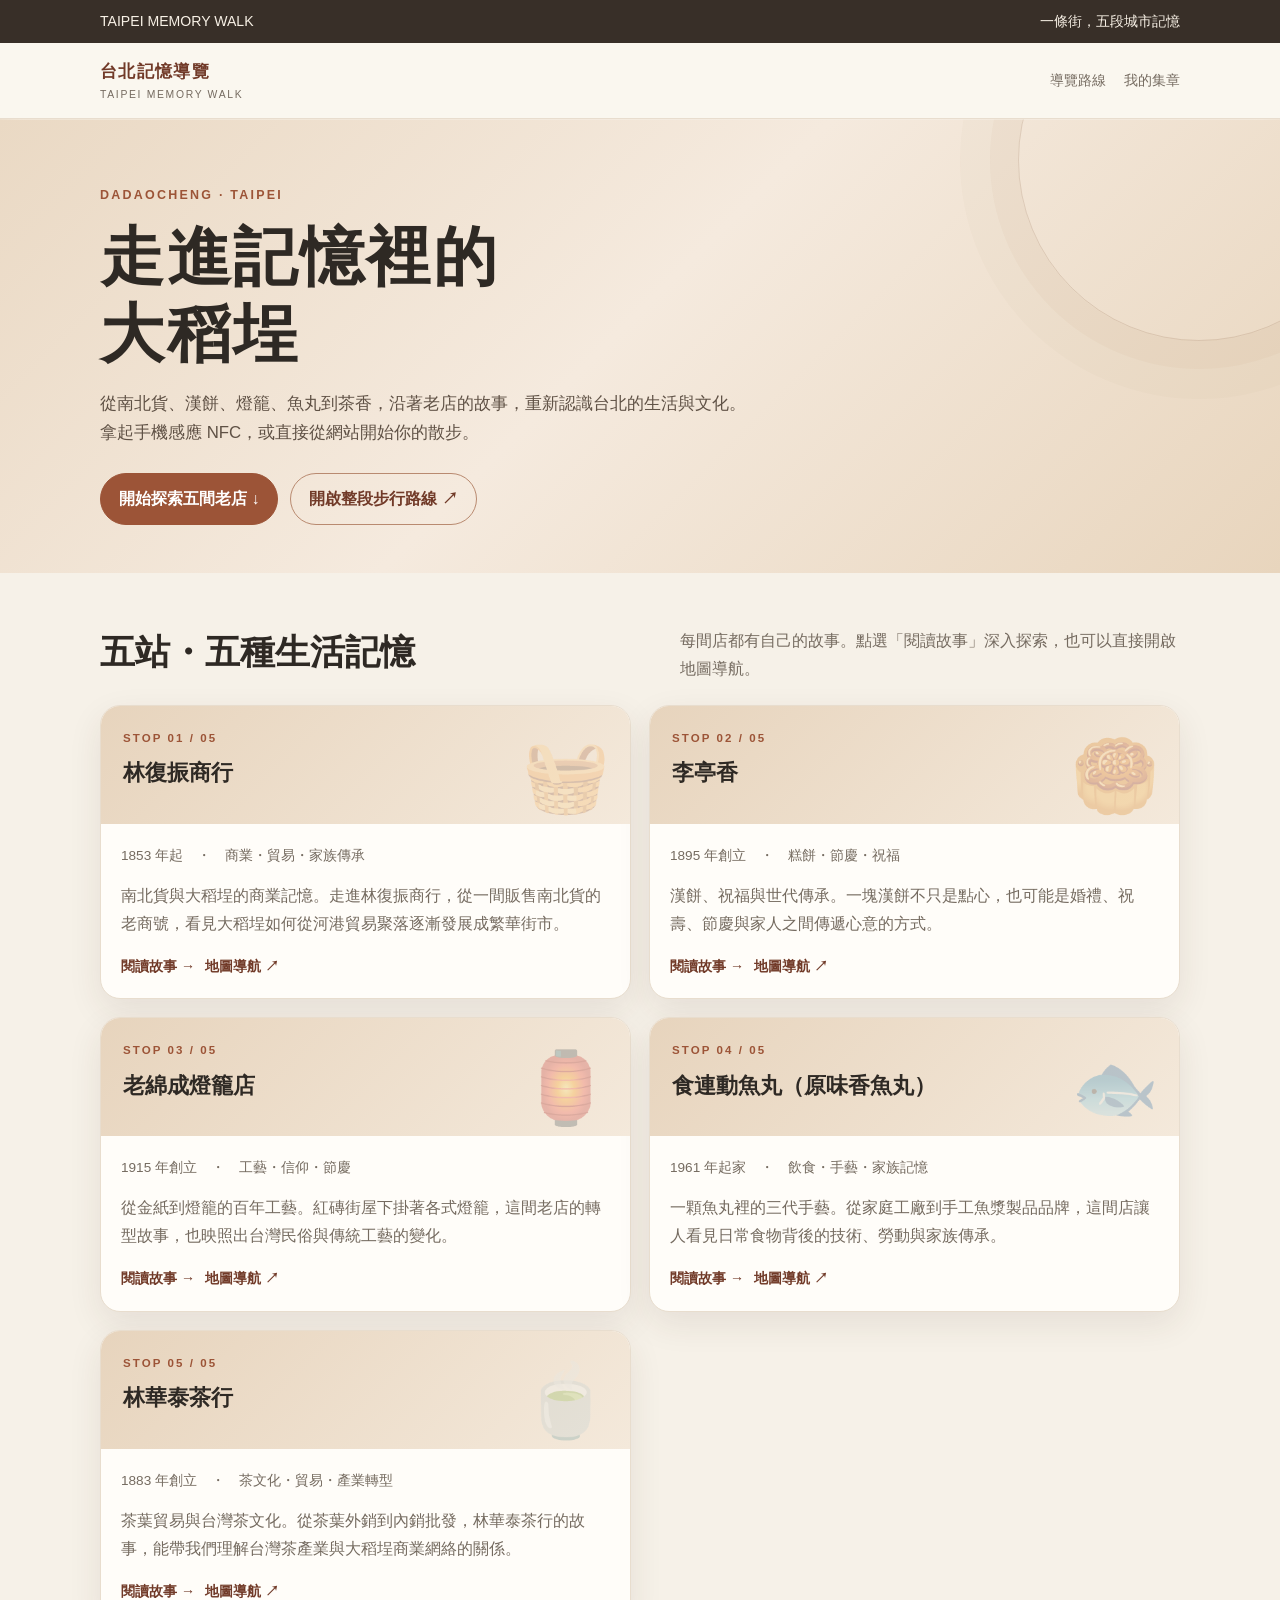
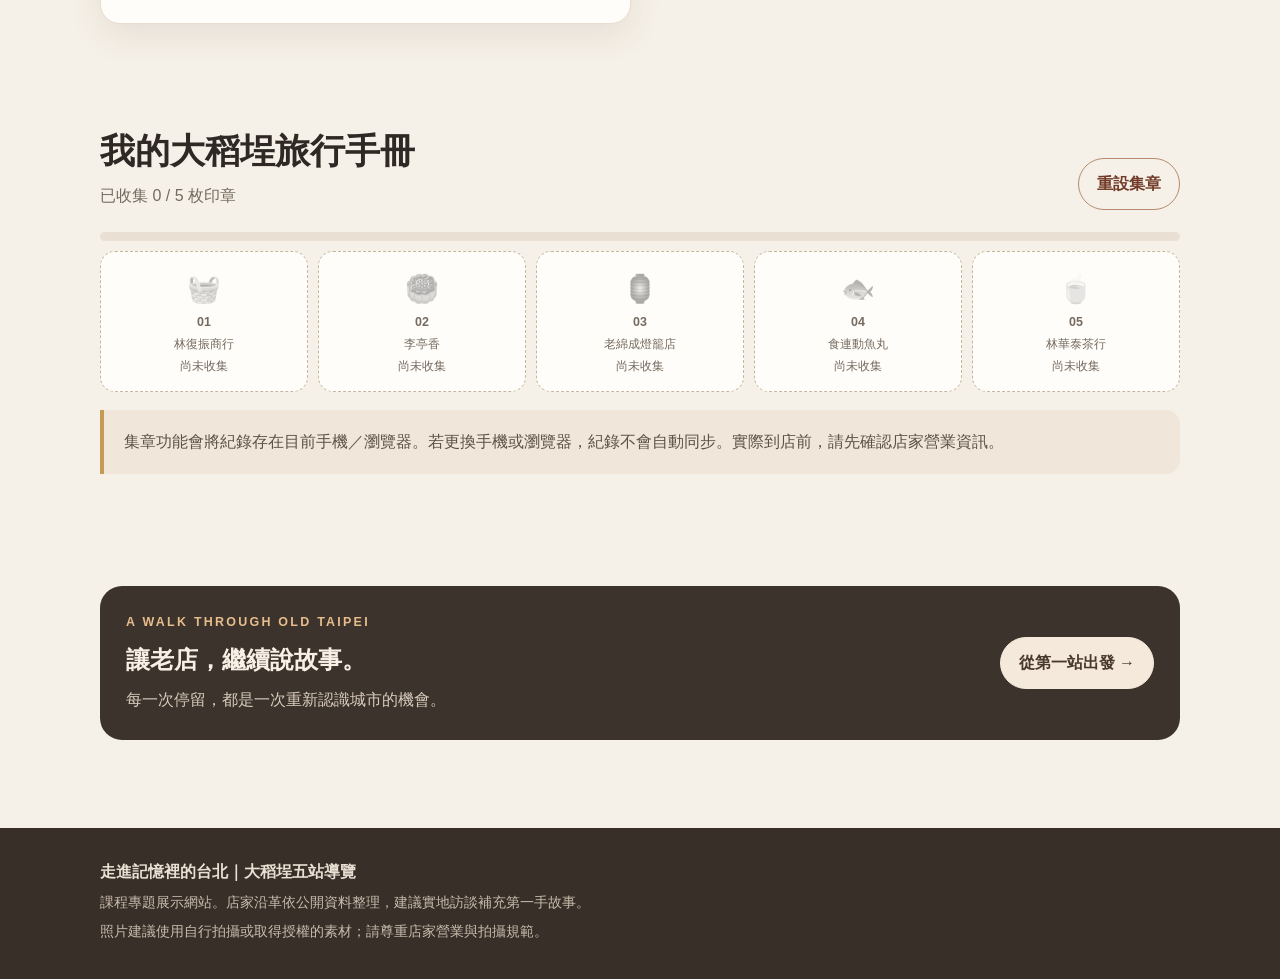
<file: index.html>
<!DOCTYPE html>
<html lang="zh-Hant">
<head>
<meta charset="UTF-8">
<meta name="viewport" content="width=device-width, initial-scale=1.0">
<meta name="description" content="用手機走讀大稻埕五間老店，聽見台北的商業、飲食、工藝與茶文化記憶。">
<title>走進記憶裡的台北｜大稻埕 NFC 智慧導覽</title>
<link rel="stylesheet" href="assets/css/style.css">
</head>
<body data-page="home">
<div class="topbar"><div class="container topbar-inner"><span>TAIPEI MEMORY WALK</span><span>一條街，五段城市記憶</span></div></div>
<header><nav class="container nav"><a class="brand" href="index.html">台北記憶導覽<small>TAIPEI MEMORY WALK</small></a><div class="navlinks"><a href="#route">導覽路線</a><a href="#stamps">我的集章</a></div></nav></header>
<main>
<section class="hero"><div class="container">
<div class="eyebrow">DADAOCHENG · TAIPEI</div>
<h1>走進記憶裡的<br>大稻埕</h1>
<p>從南北貨、漢餅、燈籠、魚丸到茶香，沿著老店的故事，重新認識台北的生活與文化。拿起手機感應 NFC，或直接從網站開始你的散步。</p>
<div class="hero-actions"><a class="btn" href="#route">開始探索五間老店 ↓</a><a class="btn secondary" id="routeLink" href="#" target="_blank" rel="noopener">開啟整段步行路線 ↗</a></div>
</div></section>
<section class="section" id="route"><div class="container">
<div class="section-head"><h2>五站・五種生活記憶</h2><p>每間店都有自己的故事。點選「閱讀故事」深入探索，也可以直接開啟地圖導航。</p></div>
<div class="grid" id="shopGrid"></div>
</div></section>
<section class="section" id="stamps"><div class="container">
<div class="section-head"><div><h2>我的大稻埕旅行手冊</h2><p id="stampCount">已收集 0 / 5 枚印章</p></div><button class="btn secondary" id="resetStamps" type="button">重設集章</button></div>
<div class="progress-wrap"><div class="progress-bar" id="progressBar"></div></div>
<div class="stamps" id="stampGrid"></div>
<p class="note" style="margin-top:18px">集章功能會將紀錄存在目前手機／瀏覽器。若更換手機或瀏覽器，紀錄不會自動同步。實際到店前，請先確認店家營業資訊。</p>
</div></section>
<section class="section"><div class="container"><div class="route-box"><div><div class="eyebrow" style="color:#e8bd8c">A WALK THROUGH OLD TAIPEI</div><h2 style="margin:5px 0">讓老店，繼續說故事。</h2><p>每一次停留，都是一次重新認識城市的機會。</p></div><a class="btn" href="spot1.html">從第一站出發 →</a></div></div></section>
</main>
<footer><div class="container"><strong>走進記憶裡的台北｜大稻埕五站導覽</strong><p>課程專題展示網站。店家沿革依公開資料整理，建議實地訪談補充第一手故事。</p><p>照片建議使用自行拍攝或取得授權的素材；請尊重店家營業與拍攝規範。</p></div></footer>
<script src="assets/js/app.js"></script>
</body></html>
</file>
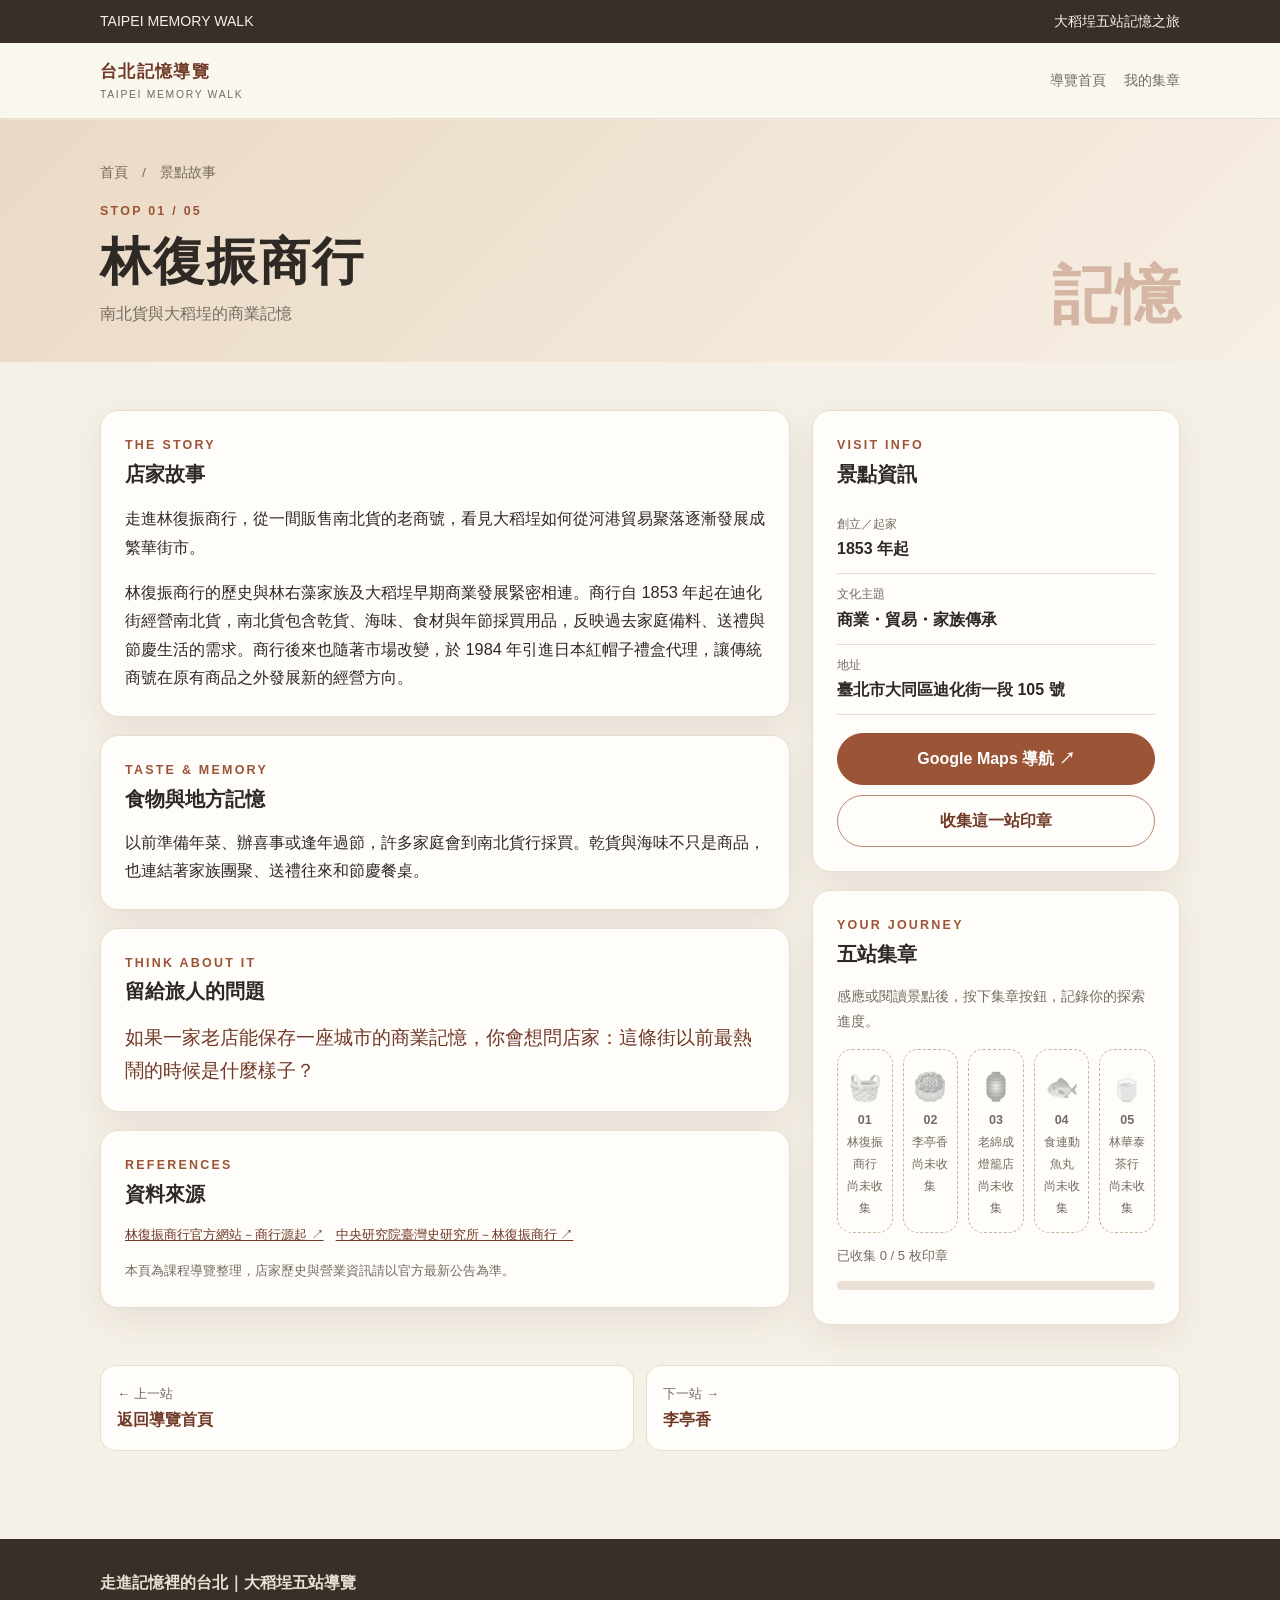
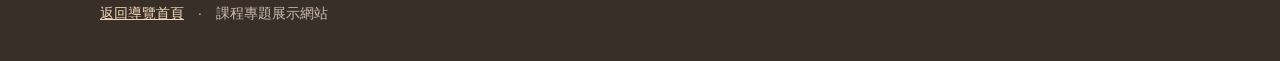
<file: spot1.html>
<!DOCTYPE html>
<html lang="zh-Hant">
<head>
<meta charset="UTF-8">
<meta name="viewport" content="width=device-width, initial-scale=1.0">
<meta name="description" content="大稻埕老店故事與台北記憶 NFC 智慧導覽。">
<title>景點故事｜台北記憶導覽</title>
<link rel="stylesheet" href="assets/css/style.css">
</head>
<body data-page="spot" data-spot="1">
<div class="topbar"><div class="container topbar-inner"><span>TAIPEI MEMORY WALK</span><span>大稻埕五站記憶之旅</span></div></div>
<header><nav class="container nav"><a class="brand" href="index.html">台北記憶導覽<small>TAIPEI MEMORY WALK</small></a><div class="navlinks"><a href="index.html">導覽首頁</a><a href="index.html#stamps">我的集章</a></div></nav></header>
<main>
<section class="page-hero"><div class="container">
<div class="breadcrumb"><a href="index.html">首頁</a>　/　景點故事</div>
<div class="page-title-row"><div><div class="eyebrow" id="spotNumber">STOP 01 / 05</div><h1 id="spotName">景點名稱</h1><p id="spotShort" style="color:var(--muted);margin:0"></p></div><div class="page-number">記憶</div></div>
</div></section>
<section class="section"><div class="container detail-layout">
<div>
<article class="panel"><div class="eyebrow">THE STORY</div><h2>店家故事</h2><p class="story" id="spotIntro"></p><p class="story" id="spotStory"></p></article>
<article class="panel"><div class="eyebrow">TASTE & MEMORY</div><h2>食物與地方記憶</h2><p id="spotMemory"></p></article>
<article class="panel"><div class="eyebrow">THINK ABOUT IT</div><h2>留給旅人的問題</h2><p class="question" id="spotQuestion"></p></article>
<article class="panel"><div class="eyebrow">REFERENCES</div><h2>資料來源</h2><p class="sources" id="sourceLinks"></p><p class="sources">本頁為課程導覽整理，店家歷史與營業資訊請以官方最新公告為準。</p></article>
</div>
<aside class="sidebar">
<div class="panel">
<div class="eyebrow">VISIT INFO</div><h2>景點資訊</h2>
<div class="info-row"><span class="info-label">創立／起家</span><span class="info-value" id="spotYear"></span></div>
<div class="info-row"><span class="info-label">文化主題</span><span class="info-value" id="spotTheme"></span></div>
<div class="info-row"><span class="info-label">地址</span><span class="info-value" id="spotAddress"></span></div>
<a class="btn" id="mapLink" href="#" target="_blank" rel="noopener" style="width:100%;margin-top:18px">Google Maps 導航 ↗</a>
<button class="btn secondary" id="collectButton" type="button" style="width:100%;margin-top:10px">收集這一站印章</button>
</div>
<div class="panel"><div class="eyebrow">YOUR JOURNEY</div><h2>五站集章</h2><p style="color:var(--muted);font-size:.9rem">感應或閱讀景點後，按下集章按鈕，記錄你的探索進度。</p><div class="stamps" id="stampGrid"></div><p id="stampCount" class="sources" style="margin-top:12px"></p><div class="progress-wrap"><div class="progress-bar" id="progressBar"></div></div></div>
</aside>
</div>
<div class="container"><div class="page-nav" id="pageNav"></div></div>
</section>
</main>
<footer><div class="container"><strong>走進記憶裡的台北｜大稻埕五站導覽</strong><p><a href="index.html">返回導覽首頁</a>　·　課程專題展示網站</p></div></footer>
<script src="assets/js/app.js"></script>
</body></html>
</file>
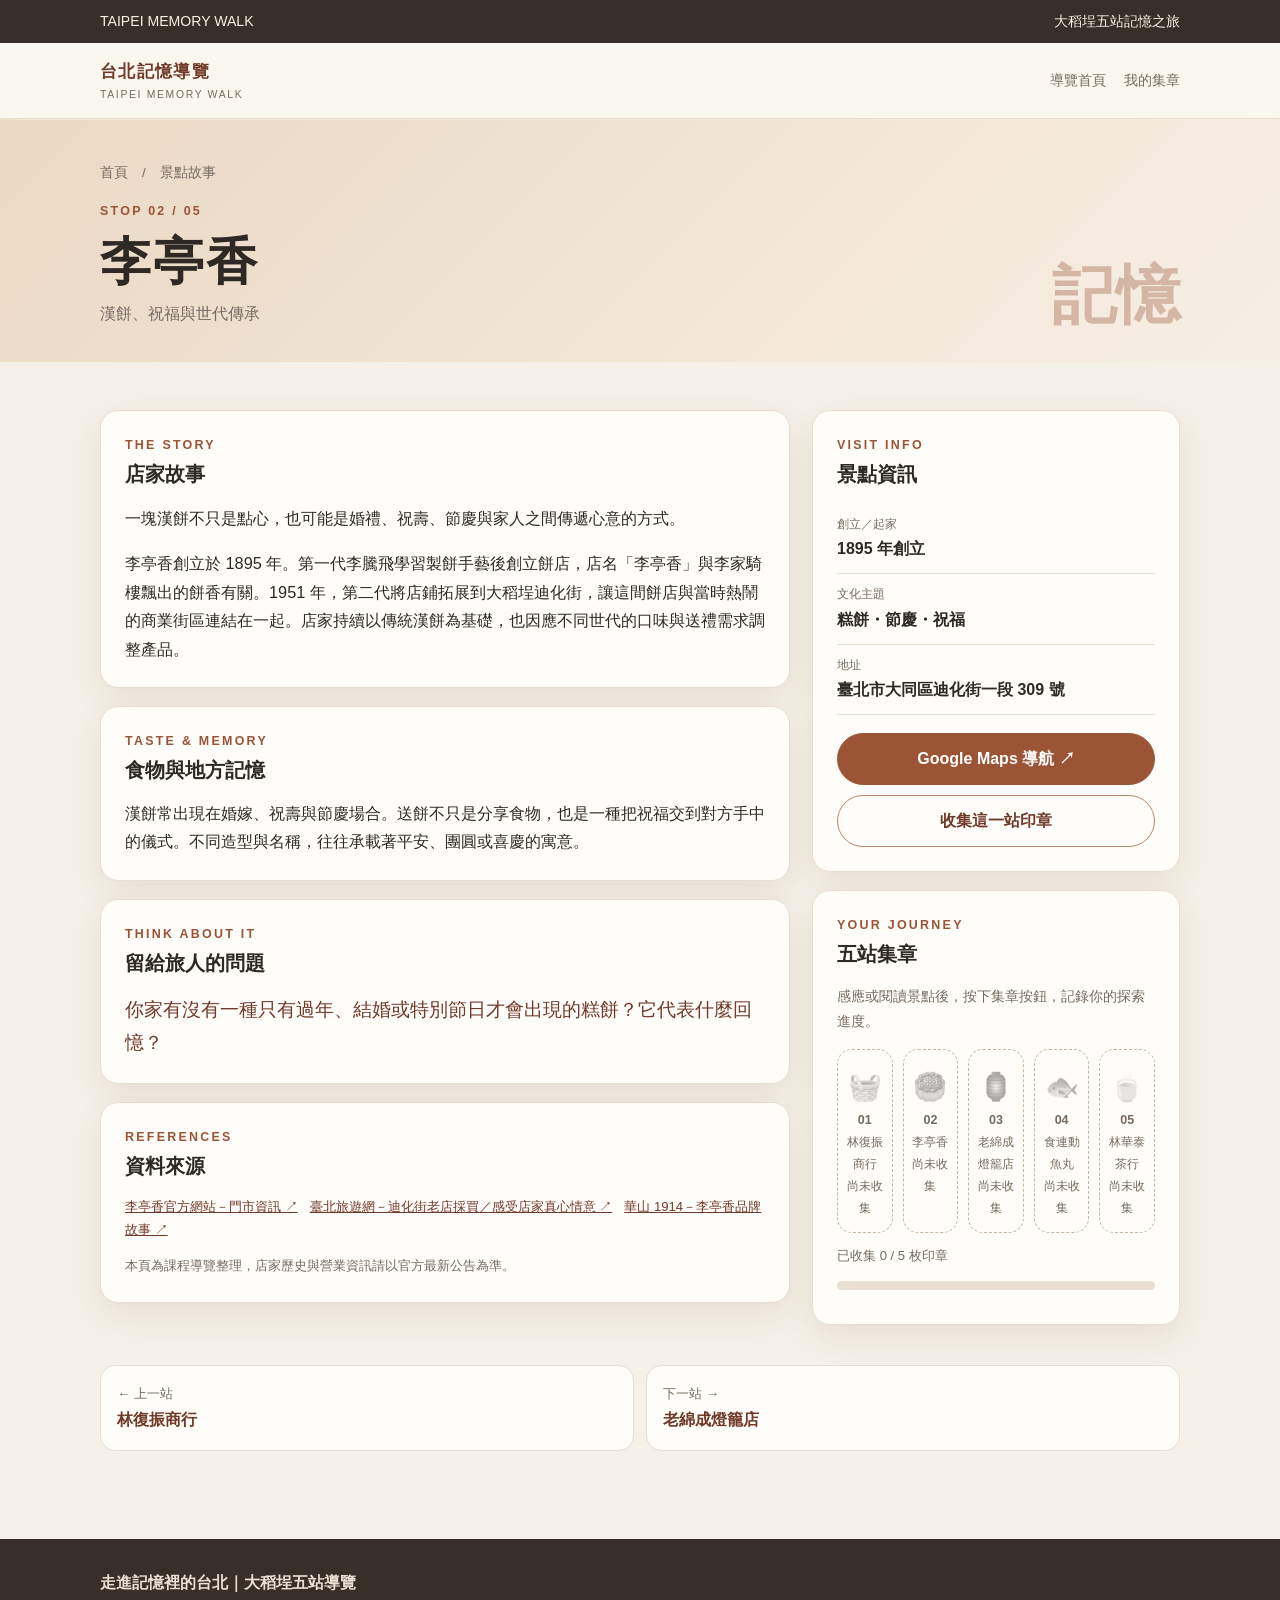
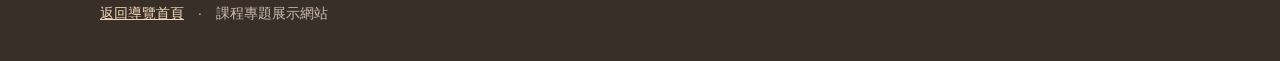
<file: spot2.html>
<!DOCTYPE html>
<html lang="zh-Hant">
<head>
<meta charset="UTF-8">
<meta name="viewport" content="width=device-width, initial-scale=1.0">
<meta name="description" content="大稻埕老店故事與台北記憶 NFC 智慧導覽。">
<title>景點故事｜台北記憶導覽</title>
<link rel="stylesheet" href="assets/css/style.css">
</head>
<body data-page="spot" data-spot="2">
<div class="topbar"><div class="container topbar-inner"><span>TAIPEI MEMORY WALK</span><span>大稻埕五站記憶之旅</span></div></div>
<header><nav class="container nav"><a class="brand" href="index.html">台北記憶導覽<small>TAIPEI MEMORY WALK</small></a><div class="navlinks"><a href="index.html">導覽首頁</a><a href="index.html#stamps">我的集章</a></div></nav></header>
<main>
<section class="page-hero"><div class="container">
<div class="breadcrumb"><a href="index.html">首頁</a>　/　景點故事</div>
<div class="page-title-row"><div><div class="eyebrow" id="spotNumber">STOP 01 / 05</div><h1 id="spotName">景點名稱</h1><p id="spotShort" style="color:var(--muted);margin:0"></p></div><div class="page-number">記憶</div></div>
</div></section>
<section class="section"><div class="container detail-layout">
<div>
<article class="panel"><div class="eyebrow">THE STORY</div><h2>店家故事</h2><p class="story" id="spotIntro"></p><p class="story" id="spotStory"></p></article>
<article class="panel"><div class="eyebrow">TASTE & MEMORY</div><h2>食物與地方記憶</h2><p id="spotMemory"></p></article>
<article class="panel"><div class="eyebrow">THINK ABOUT IT</div><h2>留給旅人的問題</h2><p class="question" id="spotQuestion"></p></article>
<article class="panel"><div class="eyebrow">REFERENCES</div><h2>資料來源</h2><p class="sources" id="sourceLinks"></p><p class="sources">本頁為課程導覽整理，店家歷史與營業資訊請以官方最新公告為準。</p></article>
</div>
<aside class="sidebar">
<div class="panel">
<div class="eyebrow">VISIT INFO</div><h2>景點資訊</h2>
<div class="info-row"><span class="info-label">創立／起家</span><span class="info-value" id="spotYear"></span></div>
<div class="info-row"><span class="info-label">文化主題</span><span class="info-value" id="spotTheme"></span></div>
<div class="info-row"><span class="info-label">地址</span><span class="info-value" id="spotAddress"></span></div>
<a class="btn" id="mapLink" href="#" target="_blank" rel="noopener" style="width:100%;margin-top:18px">Google Maps 導航 ↗</a>
<button class="btn secondary" id="collectButton" type="button" style="width:100%;margin-top:10px">收集這一站印章</button>
</div>
<div class="panel"><div class="eyebrow">YOUR JOURNEY</div><h2>五站集章</h2><p style="color:var(--muted);font-size:.9rem">感應或閱讀景點後，按下集章按鈕，記錄你的探索進度。</p><div class="stamps" id="stampGrid"></div><p id="stampCount" class="sources" style="margin-top:12px"></p><div class="progress-wrap"><div class="progress-bar" id="progressBar"></div></div></div>
</aside>
</div>
<div class="container"><div class="page-nav" id="pageNav"></div></div>
</section>
</main>
<footer><div class="container"><strong>走進記憶裡的台北｜大稻埕五站導覽</strong><p><a href="index.html">返回導覽首頁</a>　·　課程專題展示網站</p></div></footer>
<script src="assets/js/app.js"></script>
</body></html>
</file>
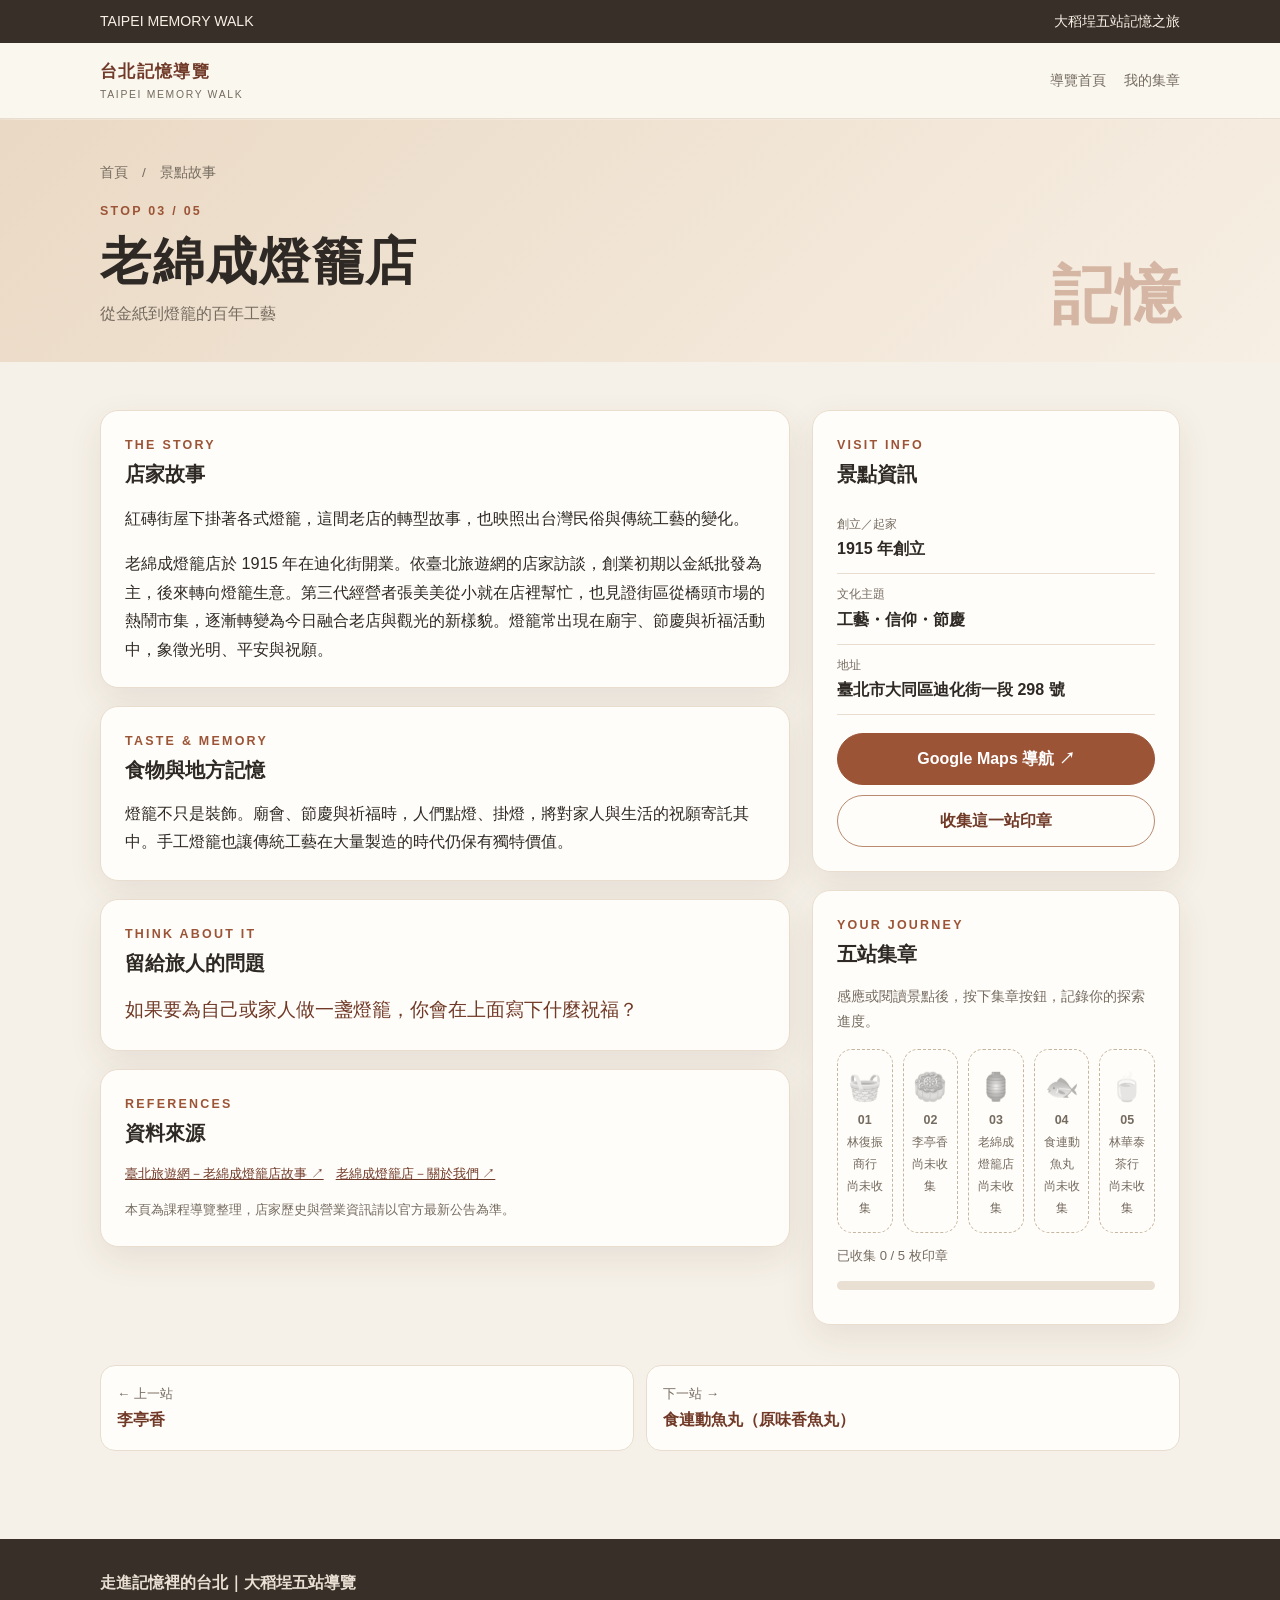
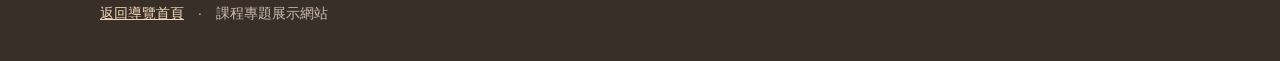
<file: spot3.html>
<!DOCTYPE html>
<html lang="zh-Hant">
<head>
<meta charset="UTF-8">
<meta name="viewport" content="width=device-width, initial-scale=1.0">
<meta name="description" content="大稻埕老店故事與台北記憶 NFC 智慧導覽。">
<title>景點故事｜台北記憶導覽</title>
<link rel="stylesheet" href="assets/css/style.css">
</head>
<body data-page="spot" data-spot="3">
<div class="topbar"><div class="container topbar-inner"><span>TAIPEI MEMORY WALK</span><span>大稻埕五站記憶之旅</span></div></div>
<header><nav class="container nav"><a class="brand" href="index.html">台北記憶導覽<small>TAIPEI MEMORY WALK</small></a><div class="navlinks"><a href="index.html">導覽首頁</a><a href="index.html#stamps">我的集章</a></div></nav></header>
<main>
<section class="page-hero"><div class="container">
<div class="breadcrumb"><a href="index.html">首頁</a>　/　景點故事</div>
<div class="page-title-row"><div><div class="eyebrow" id="spotNumber">STOP 01 / 05</div><h1 id="spotName">景點名稱</h1><p id="spotShort" style="color:var(--muted);margin:0"></p></div><div class="page-number">記憶</div></div>
</div></section>
<section class="section"><div class="container detail-layout">
<div>
<article class="panel"><div class="eyebrow">THE STORY</div><h2>店家故事</h2><p class="story" id="spotIntro"></p><p class="story" id="spotStory"></p></article>
<article class="panel"><div class="eyebrow">TASTE & MEMORY</div><h2>食物與地方記憶</h2><p id="spotMemory"></p></article>
<article class="panel"><div class="eyebrow">THINK ABOUT IT</div><h2>留給旅人的問題</h2><p class="question" id="spotQuestion"></p></article>
<article class="panel"><div class="eyebrow">REFERENCES</div><h2>資料來源</h2><p class="sources" id="sourceLinks"></p><p class="sources">本頁為課程導覽整理，店家歷史與營業資訊請以官方最新公告為準。</p></article>
</div>
<aside class="sidebar">
<div class="panel">
<div class="eyebrow">VISIT INFO</div><h2>景點資訊</h2>
<div class="info-row"><span class="info-label">創立／起家</span><span class="info-value" id="spotYear"></span></div>
<div class="info-row"><span class="info-label">文化主題</span><span class="info-value" id="spotTheme"></span></div>
<div class="info-row"><span class="info-label">地址</span><span class="info-value" id="spotAddress"></span></div>
<a class="btn" id="mapLink" href="#" target="_blank" rel="noopener" style="width:100%;margin-top:18px">Google Maps 導航 ↗</a>
<button class="btn secondary" id="collectButton" type="button" style="width:100%;margin-top:10px">收集這一站印章</button>
</div>
<div class="panel"><div class="eyebrow">YOUR JOURNEY</div><h2>五站集章</h2><p style="color:var(--muted);font-size:.9rem">感應或閱讀景點後，按下集章按鈕，記錄你的探索進度。</p><div class="stamps" id="stampGrid"></div><p id="stampCount" class="sources" style="margin-top:12px"></p><div class="progress-wrap"><div class="progress-bar" id="progressBar"></div></div></div>
</aside>
</div>
<div class="container"><div class="page-nav" id="pageNav"></div></div>
</section>
</main>
<footer><div class="container"><strong>走進記憶裡的台北｜大稻埕五站導覽</strong><p><a href="index.html">返回導覽首頁</a>　·　課程專題展示網站</p></div></footer>
<script src="assets/js/app.js"></script>
</body></html>
</file>
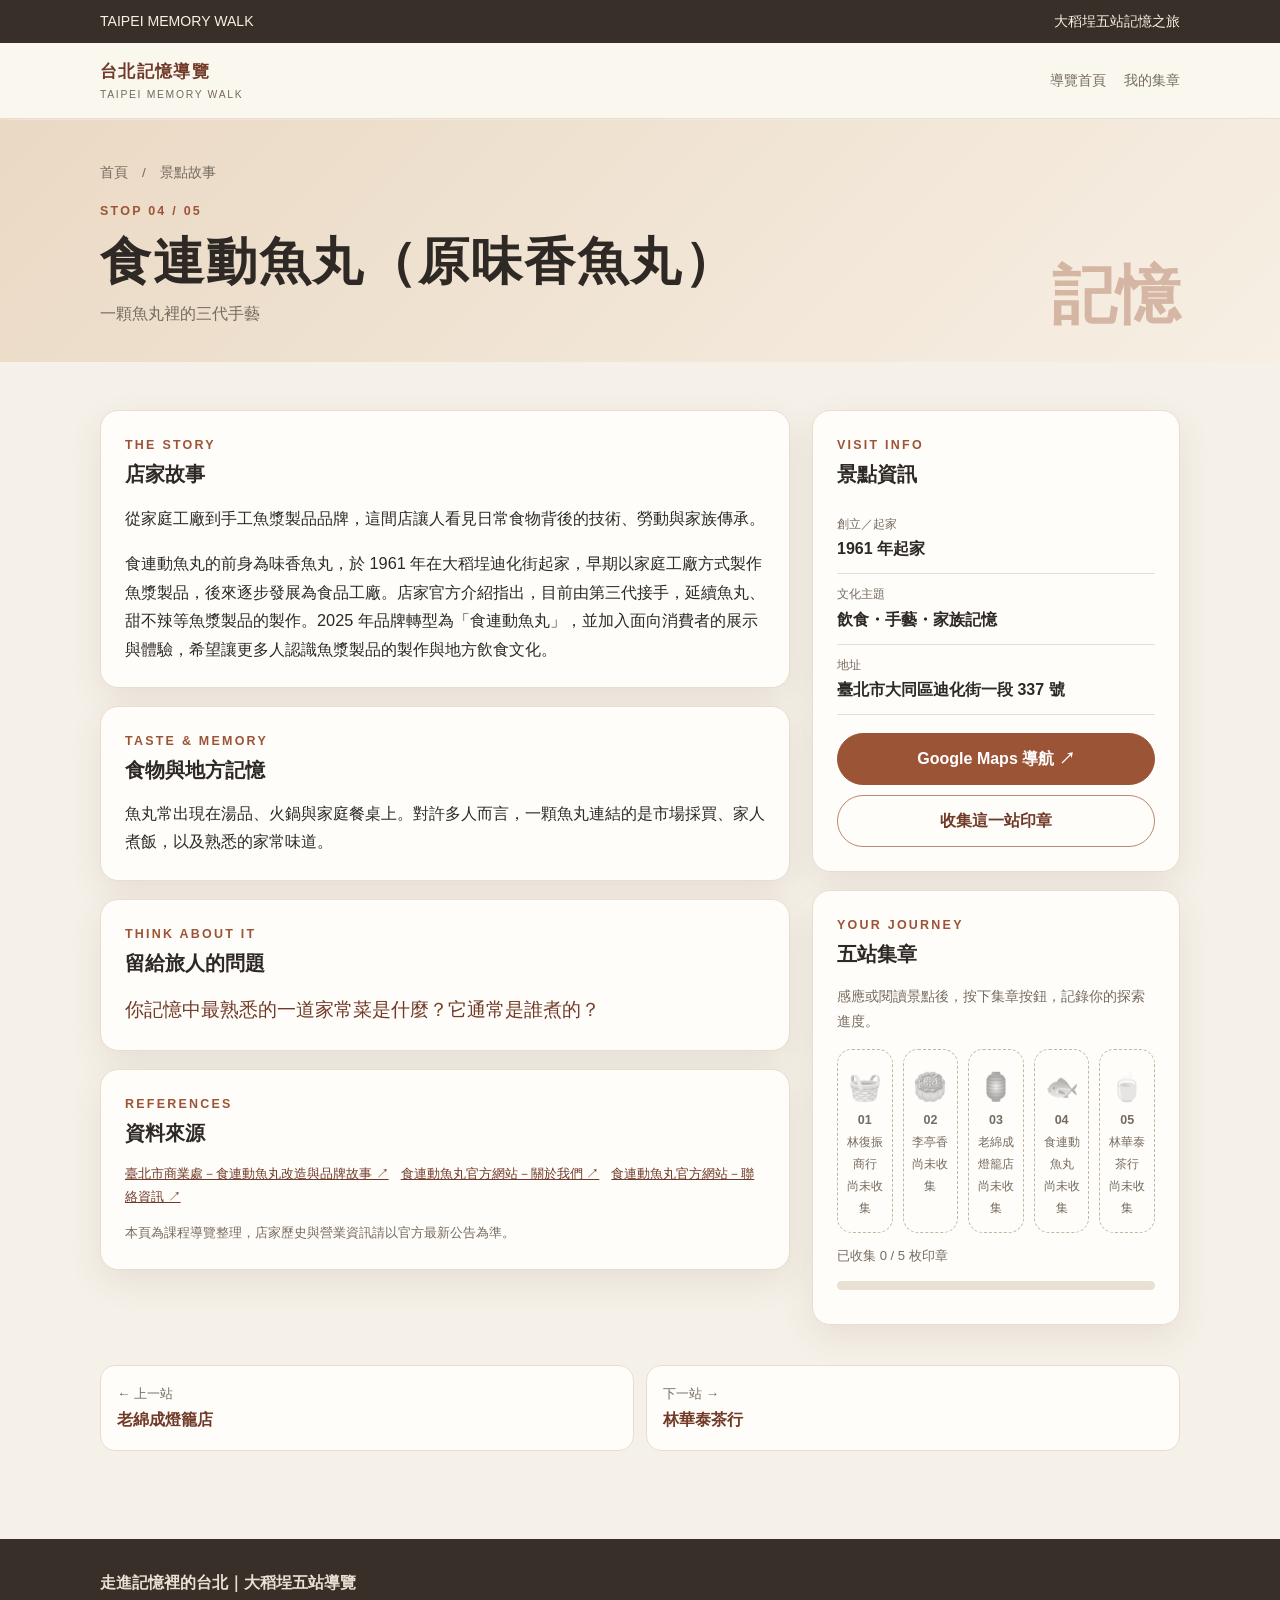
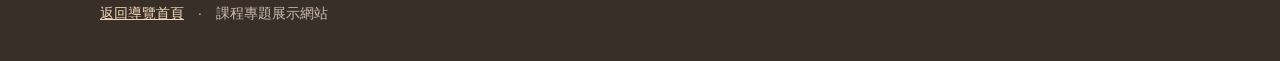
<file: spot4.html>
<!DOCTYPE html>
<html lang="zh-Hant">
<head>
<meta charset="UTF-8">
<meta name="viewport" content="width=device-width, initial-scale=1.0">
<meta name="description" content="大稻埕老店故事與台北記憶 NFC 智慧導覽。">
<title>景點故事｜台北記憶導覽</title>
<link rel="stylesheet" href="assets/css/style.css">
</head>
<body data-page="spot" data-spot="4">
<div class="topbar"><div class="container topbar-inner"><span>TAIPEI MEMORY WALK</span><span>大稻埕五站記憶之旅</span></div></div>
<header><nav class="container nav"><a class="brand" href="index.html">台北記憶導覽<small>TAIPEI MEMORY WALK</small></a><div class="navlinks"><a href="index.html">導覽首頁</a><a href="index.html#stamps">我的集章</a></div></nav></header>
<main>
<section class="page-hero"><div class="container">
<div class="breadcrumb"><a href="index.html">首頁</a>　/　景點故事</div>
<div class="page-title-row"><div><div class="eyebrow" id="spotNumber">STOP 01 / 05</div><h1 id="spotName">景點名稱</h1><p id="spotShort" style="color:var(--muted);margin:0"></p></div><div class="page-number">記憶</div></div>
</div></section>
<section class="section"><div class="container detail-layout">
<div>
<article class="panel"><div class="eyebrow">THE STORY</div><h2>店家故事</h2><p class="story" id="spotIntro"></p><p class="story" id="spotStory"></p></article>
<article class="panel"><div class="eyebrow">TASTE & MEMORY</div><h2>食物與地方記憶</h2><p id="spotMemory"></p></article>
<article class="panel"><div class="eyebrow">THINK ABOUT IT</div><h2>留給旅人的問題</h2><p class="question" id="spotQuestion"></p></article>
<article class="panel"><div class="eyebrow">REFERENCES</div><h2>資料來源</h2><p class="sources" id="sourceLinks"></p><p class="sources">本頁為課程導覽整理，店家歷史與營業資訊請以官方最新公告為準。</p></article>
</div>
<aside class="sidebar">
<div class="panel">
<div class="eyebrow">VISIT INFO</div><h2>景點資訊</h2>
<div class="info-row"><span class="info-label">創立／起家</span><span class="info-value" id="spotYear"></span></div>
<div class="info-row"><span class="info-label">文化主題</span><span class="info-value" id="spotTheme"></span></div>
<div class="info-row"><span class="info-label">地址</span><span class="info-value" id="spotAddress"></span></div>
<a class="btn" id="mapLink" href="#" target="_blank" rel="noopener" style="width:100%;margin-top:18px">Google Maps 導航 ↗</a>
<button class="btn secondary" id="collectButton" type="button" style="width:100%;margin-top:10px">收集這一站印章</button>
</div>
<div class="panel"><div class="eyebrow">YOUR JOURNEY</div><h2>五站集章</h2><p style="color:var(--muted);font-size:.9rem">感應或閱讀景點後，按下集章按鈕，記錄你的探索進度。</p><div class="stamps" id="stampGrid"></div><p id="stampCount" class="sources" style="margin-top:12px"></p><div class="progress-wrap"><div class="progress-bar" id="progressBar"></div></div></div>
</aside>
</div>
<div class="container"><div class="page-nav" id="pageNav"></div></div>
</section>
</main>
<footer><div class="container"><strong>走進記憶裡的台北｜大稻埕五站導覽</strong><p><a href="index.html">返回導覽首頁</a>　·　課程專題展示網站</p></div></footer>
<script src="assets/js/app.js"></script>
</body></html>
</file>
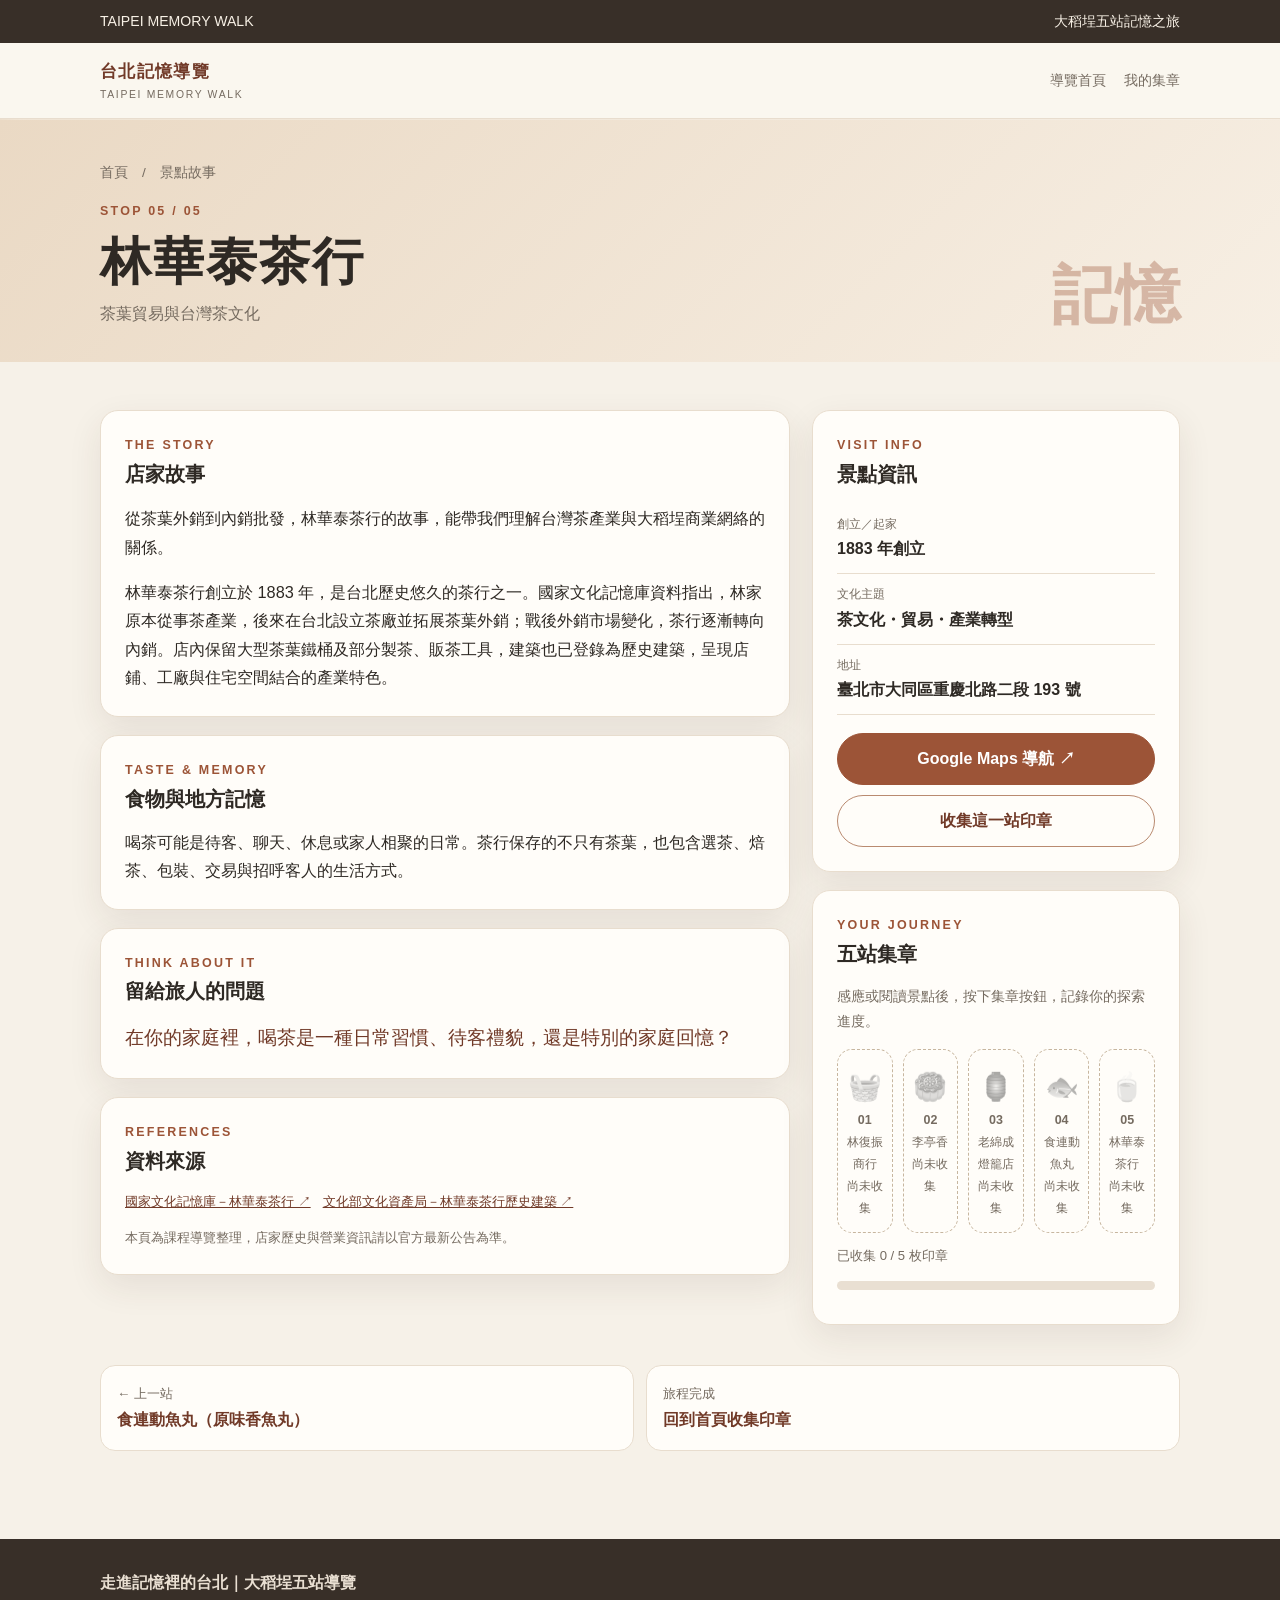
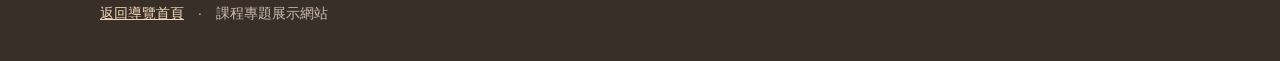
<file: spot5.html>
<!DOCTYPE html>
<html lang="zh-Hant">
<head>
<meta charset="UTF-8">
<meta name="viewport" content="width=device-width, initial-scale=1.0">
<meta name="description" content="大稻埕老店故事與台北記憶 NFC 智慧導覽。">
<title>景點故事｜台北記憶導覽</title>
<link rel="stylesheet" href="assets/css/style.css">
</head>
<body data-page="spot" data-spot="5">
<div class="topbar"><div class="container topbar-inner"><span>TAIPEI MEMORY WALK</span><span>大稻埕五站記憶之旅</span></div></div>
<header><nav class="container nav"><a class="brand" href="index.html">台北記憶導覽<small>TAIPEI MEMORY WALK</small></a><div class="navlinks"><a href="index.html">導覽首頁</a><a href="index.html#stamps">我的集章</a></div></nav></header>
<main>
<section class="page-hero"><div class="container">
<div class="breadcrumb"><a href="index.html">首頁</a>　/　景點故事</div>
<div class="page-title-row"><div><div class="eyebrow" id="spotNumber">STOP 01 / 05</div><h1 id="spotName">景點名稱</h1><p id="spotShort" style="color:var(--muted);margin:0"></p></div><div class="page-number">記憶</div></div>
</div></section>
<section class="section"><div class="container detail-layout">
<div>
<article class="panel"><div class="eyebrow">THE STORY</div><h2>店家故事</h2><p class="story" id="spotIntro"></p><p class="story" id="spotStory"></p></article>
<article class="panel"><div class="eyebrow">TASTE & MEMORY</div><h2>食物與地方記憶</h2><p id="spotMemory"></p></article>
<article class="panel"><div class="eyebrow">THINK ABOUT IT</div><h2>留給旅人的問題</h2><p class="question" id="spotQuestion"></p></article>
<article class="panel"><div class="eyebrow">REFERENCES</div><h2>資料來源</h2><p class="sources" id="sourceLinks"></p><p class="sources">本頁為課程導覽整理，店家歷史與營業資訊請以官方最新公告為準。</p></article>
</div>
<aside class="sidebar">
<div class="panel">
<div class="eyebrow">VISIT INFO</div><h2>景點資訊</h2>
<div class="info-row"><span class="info-label">創立／起家</span><span class="info-value" id="spotYear"></span></div>
<div class="info-row"><span class="info-label">文化主題</span><span class="info-value" id="spotTheme"></span></div>
<div class="info-row"><span class="info-label">地址</span><span class="info-value" id="spotAddress"></span></div>
<a class="btn" id="mapLink" href="#" target="_blank" rel="noopener" style="width:100%;margin-top:18px">Google Maps 導航 ↗</a>
<button class="btn secondary" id="collectButton" type="button" style="width:100%;margin-top:10px">收集這一站印章</button>
</div>
<div class="panel"><div class="eyebrow">YOUR JOURNEY</div><h2>五站集章</h2><p style="color:var(--muted);font-size:.9rem">感應或閱讀景點後，按下集章按鈕，記錄你的探索進度。</p><div class="stamps" id="stampGrid"></div><p id="stampCount" class="sources" style="margin-top:12px"></p><div class="progress-wrap"><div class="progress-bar" id="progressBar"></div></div></div>
</aside>
</div>
<div class="container"><div class="page-nav" id="pageNav"></div></div>
</section>
</main>
<footer><div class="container"><strong>走進記憶裡的台北｜大稻埕五站導覽</strong><p><a href="index.html">返回導覽首頁</a>　·　課程專題展示網站</p></div></footer>
<script src="assets/js/app.js"></script>
</body></html>
</file>
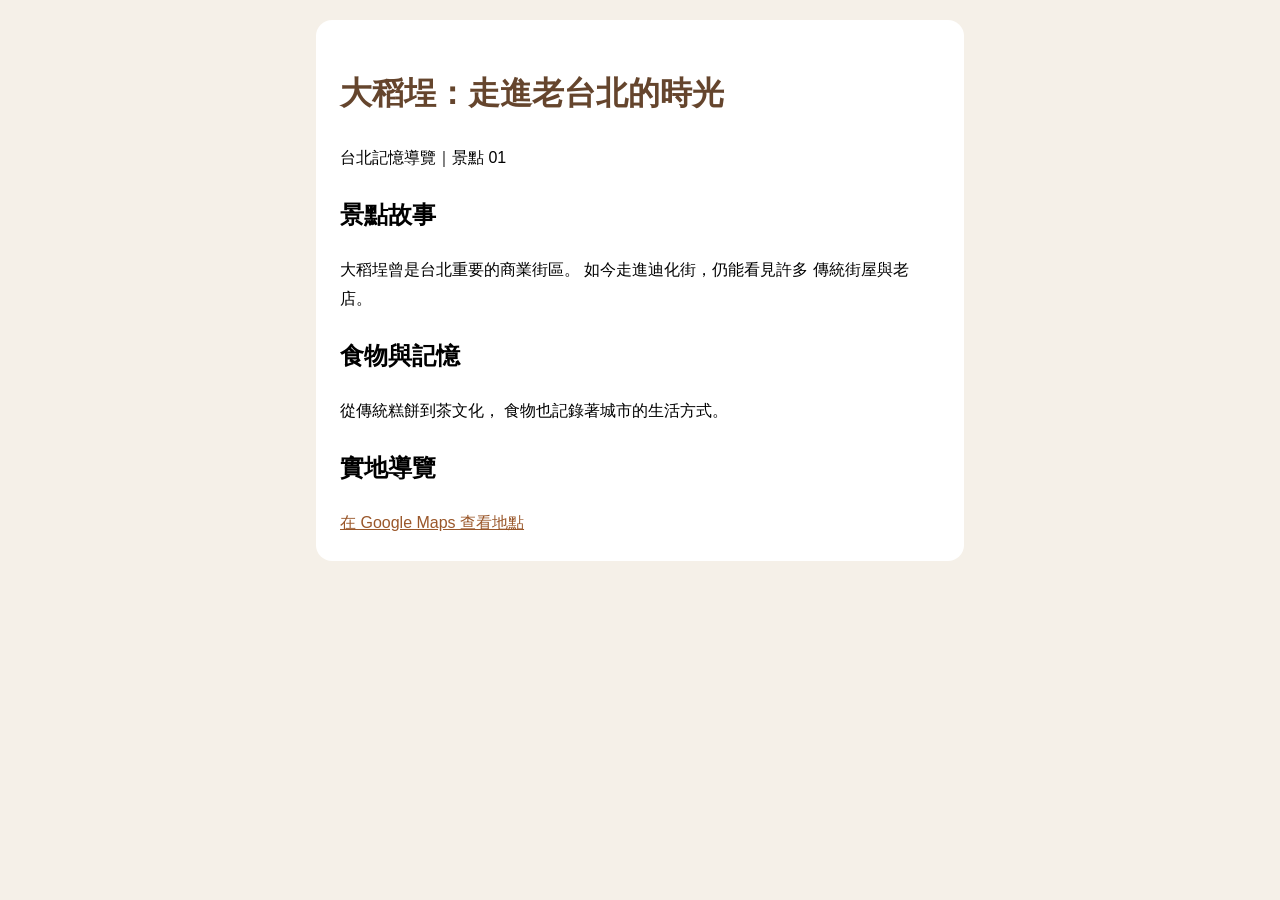
<file: taipei.html>
<!DOCTYPE html>
<html lang="zh-Hant">
<head>
    <meta charset="UTF-8">
    <meta name="viewport"
          content="width=device-width, initial-scale=1.0">
    <title>台北記憶導覽</title>
    <style>
        body {
            font-family: Arial, sans-serif;
            background: #f5f0e8;
            margin: 0;
            padding: 20px;
            line-height: 1.8;
        }
        .card {
            max-width: 600px;
            margin: auto;
            background: white;
            padding: 24px;
            border-radius: 16px;
        }
        h1 { color: #65452d; }
        a { color: #9a572a; }
    </style>
</head>
<body>
    <div class="card">
        <h1>大稻埕：走進老台北的時光</h1>
        <p>台北記憶導覽｜景點 01</p>

        <h2>景點故事</h2>
        <p>
            大稻埕曾是台北重要的商業街區。
            如今走進迪化街，仍能看見許多
            傳統街屋與老店。
        </p>

        <h2>食物與記憶</h2>
        <p>
            從傳統糕餅到茶文化，
            食物也記錄著城市的生活方式。
        </p>

        <h2>實地導覽</h2>
        <a href="https://www.google.com/maps/search/?api=1&query=台北迪化街">
            在 Google Maps 查看地點
        </a>
    </div>
</body>
</html>
</file>
<file: assets/css/style.css>
:root{
  --ink:#2e2924; --muted:#756b60; --paper:#f6f1e8; --card:#fffdf9;
  --rust:#9c5437; --rust-dark:#713a28; --gold:#c49a57; --line:#e8ddce;
  --green:#536b55; --shadow:0 12px 34px rgba(62,43,28,.09);
}
*{box-sizing:border-box}
html{scroll-behavior:smooth}
body{margin:0;background:var(--paper);color:var(--ink);font-family:"Noto Sans TC","PingFang TC","Microsoft JhengHei",sans-serif;line-height:1.75}
a{color:inherit}
button{font:inherit}
.container{width:min(1080px,calc(100% - 36px));margin:auto}
.topbar{background:#382f28;color:#f8f1e6;font-size:.88rem}
.topbar-inner{display:flex;justify-content:space-between;gap:16px;padding:9px 0}
.topbar a{text-decoration:none;color:#f8f1e6}
header{position:sticky;top:0;z-index:20;background:rgba(250,247,240,.94);backdrop-filter:blur(12px);border-bottom:1px solid var(--line)}
.nav{display:flex;align-items:center;justify-content:space-between;gap:16px;padding:14px 0}
.brand{text-decoration:none;font-weight:900;letter-spacing:.08em;color:var(--rust-dark);font-size:1.05rem}
.brand small{display:block;color:var(--muted);font-size:.65rem;font-weight:500;letter-spacing:.16em}
.navlinks{display:flex;gap:18px;align-items:center}
.navlinks a{text-decoration:none;font-size:.9rem;color:var(--muted)}
.navlinks a:hover,.text-link:hover{color:var(--rust);text-decoration:underline}
.hero{padding:66px 0 48px;background:linear-gradient(135deg,#ead9c4 0%,#f5eade 48%,#e8d5bd 100%);position:relative;overflow:hidden}
.hero:after{content:"";position:absolute;width:360px;height:360px;border:1px solid rgba(130,82,51,.18);border-radius:50%;right:-100px;top:-140px;box-shadow:0 0 0 28px rgba(130,82,51,.035),0 0 0 58px rgba(130,82,51,.025)}
.eyebrow{font-size:.78rem;letter-spacing:.18em;text-transform:uppercase;color:var(--rust);font-weight:800}
h1,h2,h3,p{margin-top:0}
h1{font-size:clamp(2.1rem,5vw,4rem);line-height:1.2;letter-spacing:.04em;margin:12px 0 16px}
.hero p{max-width:650px;color:#5f5145;font-size:1.05rem}
.hero-actions{display:flex;flex-wrap:wrap;gap:12px;margin-top:26px}
.btn{display:inline-flex;justify-content:center;align-items:center;gap:8px;padding:11px 18px;border-radius:999px;text-decoration:none;border:1px solid var(--rust);background:var(--rust);color:white;font-weight:700;cursor:pointer;transition:.2s}
.btn:hover{background:var(--rust-dark);transform:translateY(-1px)}
.btn.secondary{background:transparent;color:var(--rust-dark);border-color:#b98a70}
.btn.light{background:#fffaf3;color:var(--rust-dark);border-color:var(--line)}
.section{padding:48px 0}
.section-head{display:flex;justify-content:space-between;align-items:end;gap:20px;margin-bottom:22px}
.section-head h2{font-size:clamp(1.5rem,3vw,2.2rem);margin:0}
.section-head p{margin:0;color:var(--muted);max-width:500px}
.grid{display:grid;grid-template-columns:repeat(2,minmax(0,1fr));gap:18px}
.shop-card{background:var(--card);border:1px solid var(--line);border-radius:20px;overflow:hidden;box-shadow:var(--shadow);display:flex;flex-direction:column}
.shop-top{min-height:118px;padding:22px;background:linear-gradient(135deg,#e7d4bd,#f4e9db);position:relative}
.shop-top:after{content:attr(data-symbol);position:absolute;right:20px;top:8px;font-size:4.4rem;opacity:.26}
.shop-number{font-size:.72rem;letter-spacing:.18em;color:var(--rust);font-weight:900}
.shop-top h3{font-size:1.35rem;margin:6px 0 0}
.shop-body{padding:20px;display:flex;flex-direction:column;flex:1}
.shop-body p{color:var(--muted);margin:0 0 16px}
.meta{font-size:.85rem;color:var(--muted);margin-bottom:14px}
.card-actions{display:flex;gap:10px;flex-wrap:wrap;margin-top:auto}
.card-actions a{font-size:.88rem;text-decoration:none;color:var(--rust-dark);font-weight:800}
.progress-wrap{background:#e9dfd2;border-radius:99px;height:9px;overflow:hidden;margin:10px 0}
.progress-bar{height:100%;width:0;background:var(--green);transition:width .25s}
.stamps{display:grid;grid-template-columns:repeat(5,1fr);gap:10px}
.stamp{background:var(--card);border:1px dashed #c7b69f;border-radius:15px;padding:13px 6px;text-align:center;color:var(--muted);font-size:.78rem}
.stamp .symbol{display:block;font-size:1.7rem;filter:grayscale(1);opacity:.45}
.stamp.done{border:1px solid var(--gold);background:#fff8e9;color:var(--rust-dark)}
.stamp.done .symbol{filter:none;opacity:1}
.note{padding:18px 20px;background:#f0e7da;border-left:4px solid var(--gold);border-radius:0 14px 14px 0;color:#5e5146}
.route-box{background:#3b332c;color:#f8f0e5;border-radius:22px;padding:26px;display:flex;justify-content:space-between;align-items:center;gap:20px}
.route-box p{color:#d9cbbb;margin:5px 0 0}
.route-box .btn{background:#f4e9db;color:#49382d;border-color:#f4e9db;white-space:nowrap}
.page-hero{padding:42px 0 34px;background:linear-gradient(135deg,#ead9c4,#f7efe4)}
.breadcrumb{font-size:.85rem;color:var(--muted);margin-bottom:16px}
.breadcrumb a{text-decoration:none}
.page-title-row{display:flex;justify-content:space-between;align-items:end;gap:20px}
.page-title-row h1{font-size:clamp(2rem,4vw,3.2rem);margin:8px 0}
.page-number{font-family:Georgia,serif;font-size:4rem;color:rgba(156,84,55,.35);font-weight:bold;line-height:1}
.detail-layout{display:grid;grid-template-columns:minmax(0,1.5fr) minmax(250px,.8fr);gap:22px;align-items:start}
.panel{background:var(--card);border:1px solid var(--line);border-radius:18px;padding:24px;box-shadow:var(--shadow);margin-bottom:18px}
.panel h2{font-size:1.25rem;margin-bottom:12px}
.panel p:last-child{margin-bottom:0}
.story{font-size:1.02rem}
.sidebar .panel{position:sticky;top:92px}
.info-row{padding:10px 0;border-bottom:1px solid var(--line)}
.info-row:last-child{border-bottom:0}
.info-label{display:block;color:var(--muted);font-size:.76rem}
.info-value{font-weight:700}
.question{font-family:Georgia,"Noto Serif TC",serif;font-size:1.18rem;color:var(--rust-dark)}
.page-nav{display:grid;grid-template-columns:1fr 1fr;gap:12px;margin-top:22px}
.page-nav a{padding:16px;background:var(--card);border:1px solid var(--line);border-radius:15px;text-decoration:none}
.page-nav small{display:block;color:var(--muted)}
.page-nav strong{display:block;color:var(--rust-dark)}
.sources{font-size:.82rem;color:var(--muted)}
.sources a{color:var(--rust-dark);margin-right:12px}
footer{margin-top:40px;background:#382f28;color:#e9dfd2;padding:30px 0}
footer p{margin:5px 0;color:#c9bcae;font-size:.86rem}
footer a{color:#f4d8b7}
.mobile-menu{display:none}
@media(max-width:700px){
 .container{width:min(100% - 26px,600px)}
 .topbar-inner{font-size:.75rem}
 .nav{padding:11px 0}
 .navlinks{gap:10px}
 .navlinks a{font-size:.78rem}
 .hero{padding:48px 0 38px}
 .grid{grid-template-columns:1fr}
 .section{padding:36px 0}
 .section-head{display:block}
 .section-head p{margin-top:8px}
 .stamps{gap:6px}
 .stamp{font-size:.68rem;padding:10px 3px}
 .stamp .symbol{font-size:1.35rem}
 .route-box{display:block;padding:22px}
 .route-box .btn{margin-top:18px}
 .detail-layout{grid-template-columns:1fr}
 .sidebar .panel{position:static}
 .page-title-row{align-items:start}
 .page-number{font-size:3rem}
 .panel{padding:19px}
 .page-nav{grid-template-columns:1fr}
}
</file>
